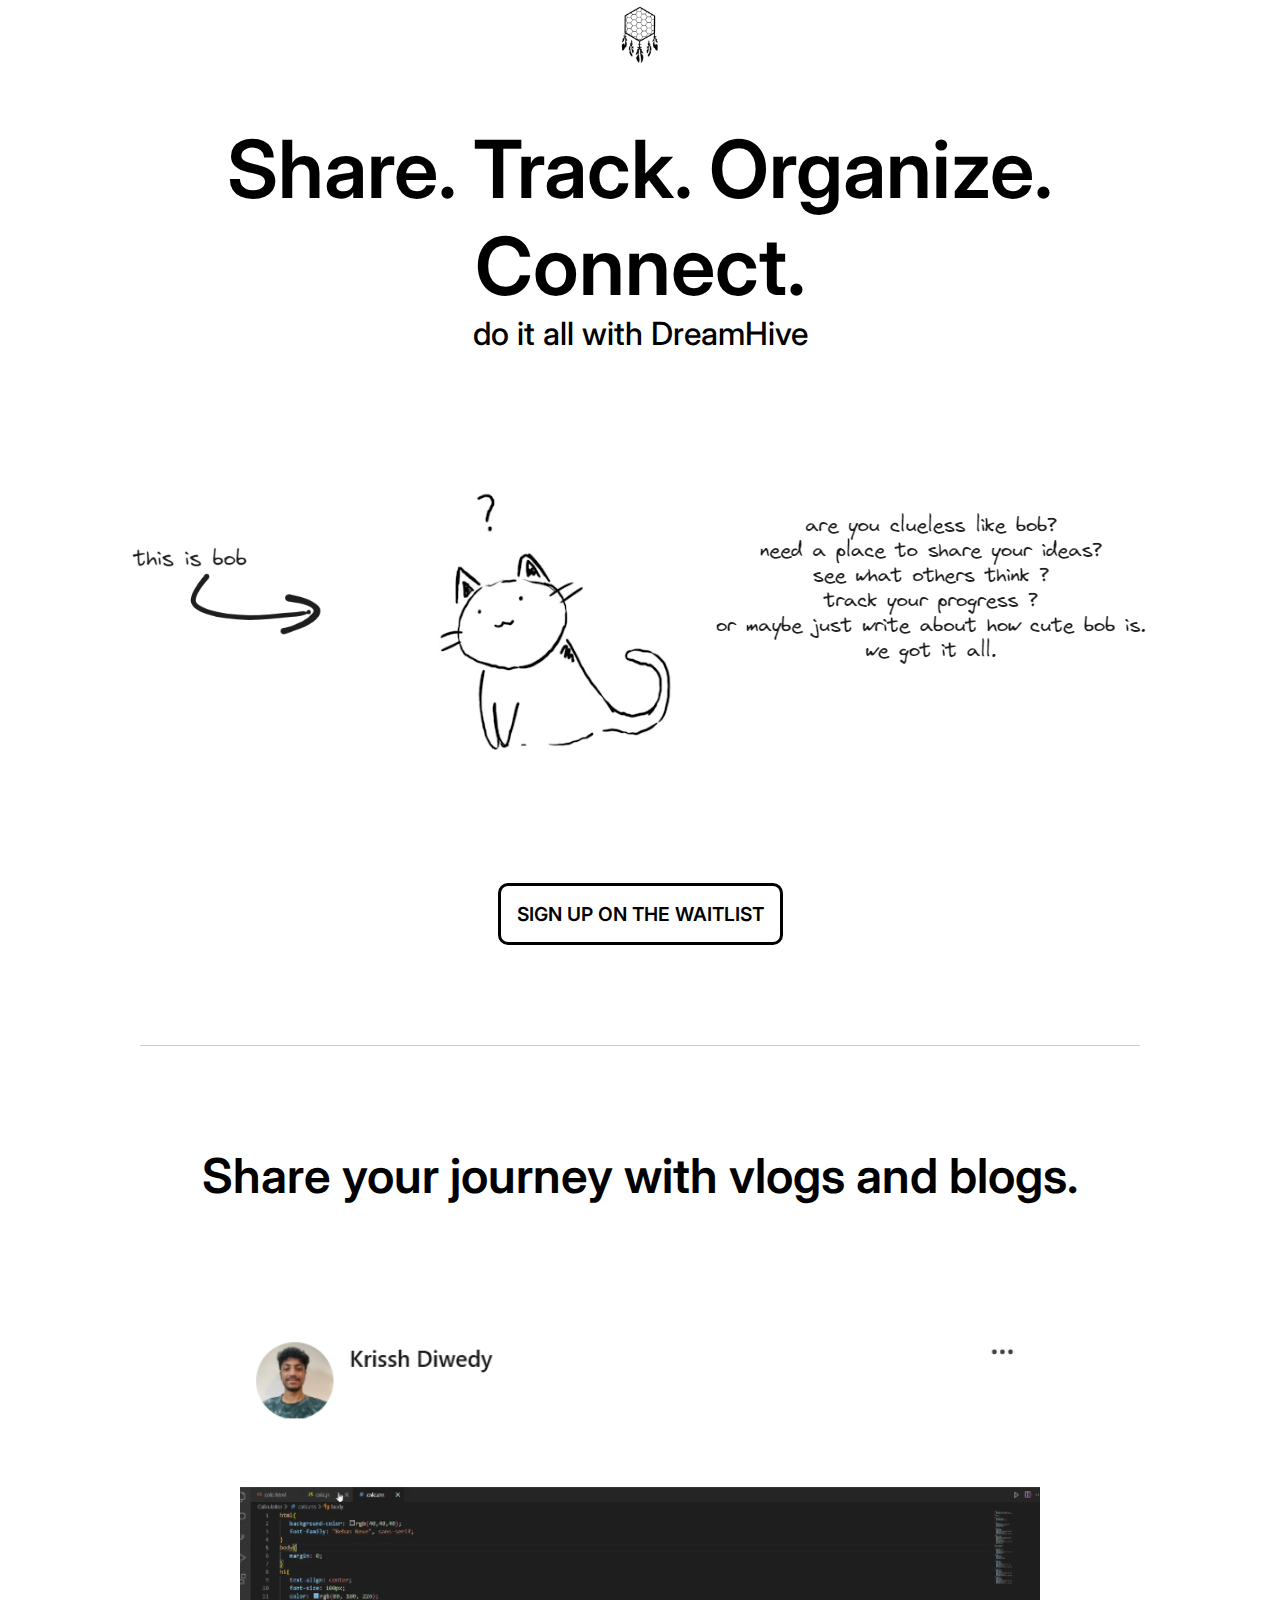
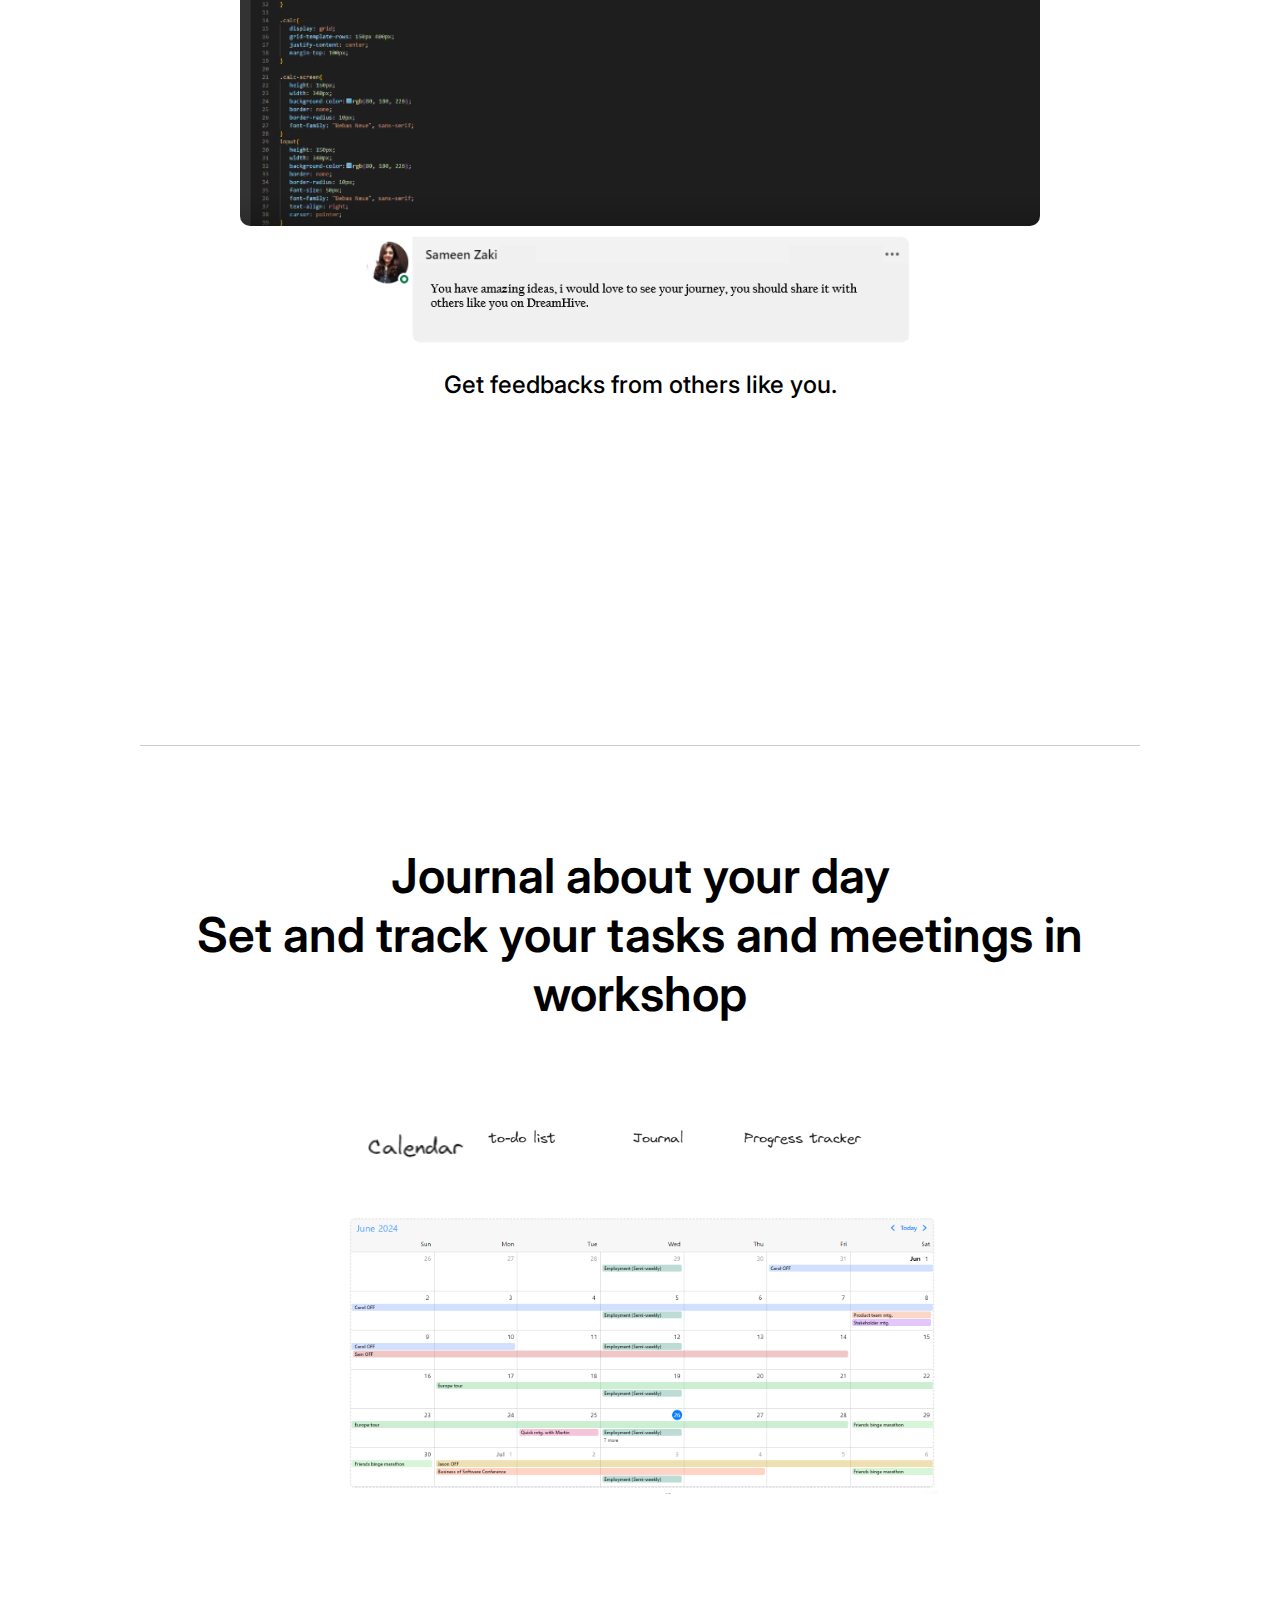
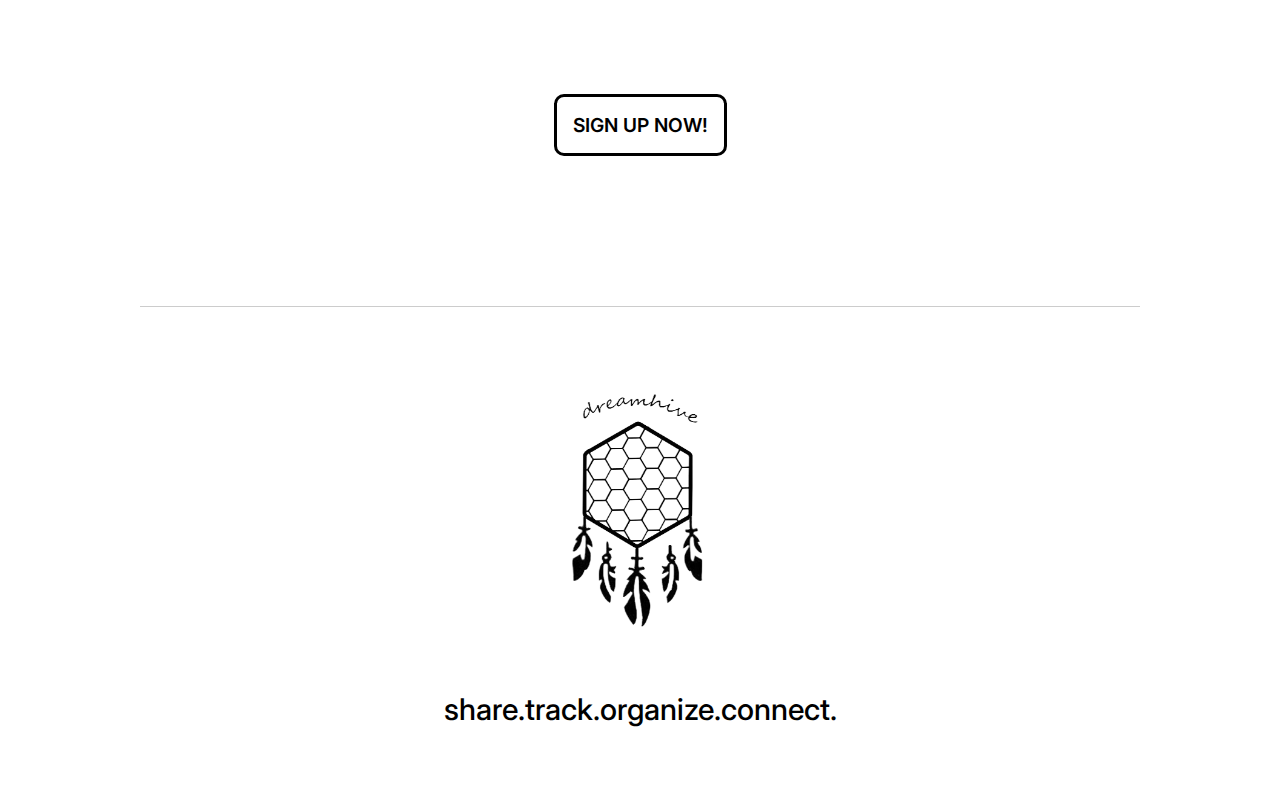
<file: index.html>
<!DOCTYPE html>
<html lang="en">
<head>
   <meta charset="UTF-8">
   <meta name="viewport" content="width=device-width, initial-scale=1.0">
   <title>DreamHive | A place for all dreamers</title>
   <link rel="shortcut icon" href="logo-and-pics/logo.png" type="image/x-icon">
   <link rel="stylesheet" href="style.css">
   <link rel="stylesheet" href="lp-style.css">
   <link rel="stylesheet" href="lp-responsive.css">
</head>
<body>
   <header>
      <div class="header-box">
         <div>
            <a href="index.html">
               <img src="logo-and-pics/logo.png" alt="logo" class="dh-logo">
            </a>
         </div>
      </div>
   </header>
   <main>
      <p class="main-slogan"> 
         Share. Track. Organize. Connect.
      </p>
      <p class="main-slogan-sub">
         do it all with DreamHive
      </p>
      <div class="preview">
         <img src="logo-and-pics/bob-tag.png"  class="main-tag" >
         <img src="logo-and-pics/bob-tag2.png"  class="bob-tag"> 
         <img src="logo-and-pics/giphy.webp" class="p-image">
         <img src="logo-and-pics/bob-text.png" class="bob-text">
      </div>
      <a href="https://docs.google.com/forms/d/e/1FAIpQLSeFBwG8Vqnqa4eyP97rR44i3TFsPIZlv0j9MjpYeRAr4aS2uQ/viewform?usp=sf_link">
         <button  class="CAD" id="CAD">
            SIGN UP ON THE WAITLIST
         </button>
      </a>
   </main>
   <section class="journey" style="border-top: 1px solid rgba(0,0,0,0.2); margin-top: 100px;">
      <p class="jn-text">
         Share your journey with vlogs and blogs.
      </label>
      <div class="jn-content">
         <div class="jn-pics">
            <div class="j-pic">
               <img src="logo-and-pics/social-media.png" style="width: 100%; border-radius: 10px">
            <div class="comm-pic">
               <img src="logo-and-pics/comment.png" style="width: 70%; border-radius: 10px";>
               <p style="font-size: 1.5rem;">
                  Get feedbacks from others like you.
               </p>
            </div>
               
            </div>
         </div>
      </div>
   </section>
   <section class="workshop" style="border-top: 1px solid rgba(0,0,0,0.2);">
      <p class="ws-text">
         Journal about your day <br>Set and track your tasks and meetings in workshop
      <div class="ws-content">
         <div class="ws-row">
            <div class="ws-tag">
               <img src="logo-and-pics/calendar-tag.png" alt="Calendar" class="tag" id="calendar-tag">
            </div>
            <div class="ws-tag">
               <img src="logo-and-pics/todo-tag.png" alt="Todo List" class="tag" id="todo-tag">
            </div>
            <div class="ws-tag">
               <img src="logo-and-pics/journal-tag.png" alt="Journal" class="tag" id="journal-tag">
            </div>
            <div class="ws-tag">
               <img src="logo-and-pics/tracker-tag.png" alt="Habit tracker"  class= "tag" id="trackers-tag" >
            </div>
         </div>
         <div class="ws-pics">
            <img src="logo-and-pics/calendar.png" id="calendar" class="pic">
            <img src="logo-and-pics/journal.png" id="journal" class="pic">
            <img src="logo-and-pics/todo.png" id="todo" class="pic">
            <img src="logo-and-pics/tracker.png" id="track" class="pic">
         </div>
         <a href="https://docs.google.com/forms/d/e/1FAIpQLSeFBwG8Vqnqa4eyP97rR44i3TFsPIZlv0j9MjpYeRAr4aS2uQ/viewform?usp=sf_link">
            <button  class="CAD" id="CAD">
               SIGN UP NOW!
            </button>
         </a>
      </div>
   </section>
<!--
   <div class="form-container" id="form-container">
      <button class="close" id="close-button">X</button>
      <form class="sign-up-form" name="google-sheet">
         <label>Enter your first name: </label>
         <input type="text" class="f-name" id="fName" name="first-name" required>
         <label>Enter your last name: </label>
         <input type="text" class="l-name" id="lName" name="last-name" required>
         <label>Email: </label>
         <input type="email" class="email" id="Email" name="email" required>
         <button type="submit" class="submit-button" id="submit-button">SUBMIT</button>
      </form>
   </div>
-->
   <footer style="border-top: 1px solid rgba(0,0,0,0.2);">
         <img src="logo-and-pics/logo-text.png" class="f-logo">
         <p class="f-text">share.track.organize.connect.</p>
   </footer>

<!--
   
   <script src="form-submit.js"></script>
-->
   <script src="lp-script.js"></script>

</body>
</html>
</file>
<file: style.css>
@import url('https://fonts.googleapis.com/css2?family=Pixelify+Sans:wght@400..700&display=swap');
@import url('https://fonts.googleapis.com/css2?family=Bebas+Neue&family=Pixelify+Sans:wght@400..700&display=swap');
@import url('https://fonts.googleapis.com/css2?family=Inter:wght@100..900&display=swap');

html{
   background-color: rgb(255, 255, 255);
   font-family: "Inter", sans-serif;
   scroll-behavior: smooth;
}
body{
   margin: 0;
   width: 100%;
   display: flex;
   flex-direction: column;
   justify-content: center;
   align-content: center;
}
p{
   text-align: center;
   align-content: center;
   font-weight: 500;
   font-size: 2rem;
   color: black;
}

.tag{
   z-index: 1;
}
</file>
<file: lp-style.css>
/* HEADER */
html{
   display: flex;
   justify-content: center;
   align-content: center;
}

header{
   width: 100%;
   height: max-content;
   position: fixed;
   display: flex;
   justify-content: center;
   background-color: rgba(255, 255,255, 0.7);
   backdrop-filter: blur(16px);
   top:0;
   align-self: center;
   z-index: 100;
}

.header-box{
   width: 1200px;
   height: max-content;
   display: flex;
   justify-content: center;
   align-items: center;
   z-index: 100;
}

.dh-logo{
   height: 70px;
   width: 70px;
}


body{
   padding-top: 120px;
   width: 1000px;
   display: flex;
   justify-content: center;

}

/* MAIN */
main{
   display: flex;
   flex-direction: column;
   justify-content: center;
   align-items: center;
}
.main-slogan{
   font-family: "Inter", sans-serif;
   font-size: 5rem;
   color: black;
   margin: 0;
   text-shadow: none;
   font-weight: 600;
}

.main-slogan-sub{
   margin: 0;
   color: black;
   text-shadow: none;
}

.preview{
   display: flex;
   flex-direction: row;
   margin-top: 10px;
   height: 450px;
   width: 100%;
   align-items: center;
   align-content: center;
   justify-content: center;
}

.main-tag{
   width: 200px;
}
.bob-tag{
   height: 80px;
   width: 80px;
   object-fit: contain;
   visibility: hidden;
}

.bob-text{
   flex: 1;
   object-fit: contain;
}
.p-image{
   width: 300px;
   height: 100%;
   border-radius: 50%;
   object-fit: cover;
}
.p-text{
   color: black;
   width: 600px;
   text-shadow: none;
   font-size: 25px;
   text-align: unset;
}
.CAD{
   margin-top: 70px;
   padding: 1rem  ;
   width: max-content;
   height: max-content;
   color: black;
   background-color: white;
   border: 3px solid black;
   border-radius: 10px;
   font-family: "Inter", sans-serif;
   font-size: 1.2rem;
   font-weight: 600;
   align-self: center;
   transition: 0.2s ease;
}
.CAD:hover{
   background-color: black;
   color: white;
   cursor: pointer;
}
.CAD:active{
   background-color: white;
   color: rgb(0, 0, 0);
}

/* WORKSHOP SECTION */

.ws-text{
   font-size: 3rem;
   color: black;
   margin-top: 100px;
   text-shadow: none;
   font-weight: 600;
}

.ws-content{
   display: flex;
   flex-direction: column;
   align-items: center;
   row-gap: 10px;
   margin: 100px 0 50px 0;
}

.ws-row{
   display: flex;
   flex-direction: row;
   width: 100%;
   column-gap: 20px;
   justify-content: center;
}

.tag{
   width: 70%;
   height: max-content;
   transition: 0.5s ease;
}

#calendar-tag{
   width: 110%;
   transition: 0.5s ease;
}

.ws-pics{
   width: 100%;
   height: 400px;
   position: relative;
   justify-content: center;
   display: flex;
}

.pic{
   position: absolute;
   width: 70%;
   height: 70%;
   object-fit:contain;
   z-index: 5;
}
#todo ,
#journal ,
#track{
   visibility: hidden;
}

/* JOURNEY SECTION */


.jn-content{
   margin-top: 100px;
   display: flex;
   flex-direction: column;
   justify-content: center;
   align-items: center;
}
.jn-text{
   font-size: 3rem;
   color: black;
   margin-top: 100px;
   text-shadow: none;
   font-weight: 600;
}

.jn-pics{
   width: 100%;   
   padding: 20px;
   display: flex;
   flex-direction: column;
   align-items: center;
   height: 1000px;
}
.j-pic{
   height: 500px;
   width: 800px;
}

.comm-pic{
   height: max-content;
   width: 100%;
   display: flex;
   flex-direction: column;
   align-items: center;
}

/* FOOTER */

footer{
   margin-top: 100px;
   padding: 50px;
   height: 400px;
   align-items: top;
   display: flex;
   flex-direction: column;
   column-gap: 50px;
   justify-content: center;
   align-items: center;
}
.f-logo{
   height: 350px;
   width: 300px;
}

.f-text{
   font-size: 30px;
}
</file>
<file: lp-responsive.css>
@media (max-width: 1000px) and (min-width: 700px) {
   html,
   body{
      width: 100%;
      overflow-x: hidden;
   }

   .main-slogan{
      font-size: 3.5rem;
   }

   .main-slogan-sub{
      font-size: 1.5rem;
   }
   .preview{
      display: flex;
      flex-direction: column;
      margin: 0;
      width: 100%;
   }
   
   .p-text{
      font-size: 1.5rem;
      text-align: center;
   }

   .main-tag{
      visibility: hidden;
   }

   .bob-tag{
      visibility: visible;
      margin-bottom: -40px;
      z-index: 5;
   }
   .p-image{
      width: 200px;
      height: 200px;
      object-fit: cover;
   }

   .CAD{
      font-size: 1rem;
      padding: 0.5rem;
   }

}

@media (max-width: 700px) {
   html,
   body{
      width: 100%;
      overflow-x: hidden;
   }

   .header-box{
      width: 100%;
   }

   .main-slogan{
      font-size: 2.5rem;
   }

   .main-slogan-sub{
      font-size: 1rem;
   }
   .preview{
      display: flex;
      flex-direction: column;
      margin: 0;
      width: 100%;
   }
   
   .p-text{
      font-size: 1rem;
      text-align: center;
   }

   .main-tag{
      visibility: hidden;
   }

   .bob-tag{
      visibility: visible;
      margin-bottom: -40px;
      
      z-index: 5;
   }

   .p-image{
      width: 200px;
      height: 200px;
      object-fit: cover;
   }

   .CAD{
      font-size: 0.7rem;
      padding: 0.5rem;
   }

   /* JOURNEY */

   .jn-text{
      font-size: 2rem;
      margin-top: 100px;
   }
   
   .jn-pics{
      width: 100%;
      justify-content: center;
      display: flex;
      margin: 0;
      height: max-content;
   }

   .j-pic{
      width: 70%;
      height: max-content;
   }
   .comm-pic{
      width: 100%;
      height: max-content;
   }

   footer{
      margin-top: 50px;
      padding: 50px;
      height: 200px;
      column-gap: 50px;
      justify-content: center;
      align-content: center;
      border-top: 1px dashed rgba(0, 0, 0, 0.5);
   }
   
   .f-logo{
      width: 200px;
      height: 200px;
   }
   
   .f-text{
      font-size: 1rem;
      color: black;
      text-shadow: none;
   }

   /* WORKSHOP */

   .ws-text{
      font-size: 2rem;

   }
}

@media (max-width: 500px) {
   .bob-text{
      width: 100%;
   }

   .jn-text{
      font-size: 1.5rem;
   }
   .ws-text{
      font-size: 1.5rem;
   }

}
</file>
